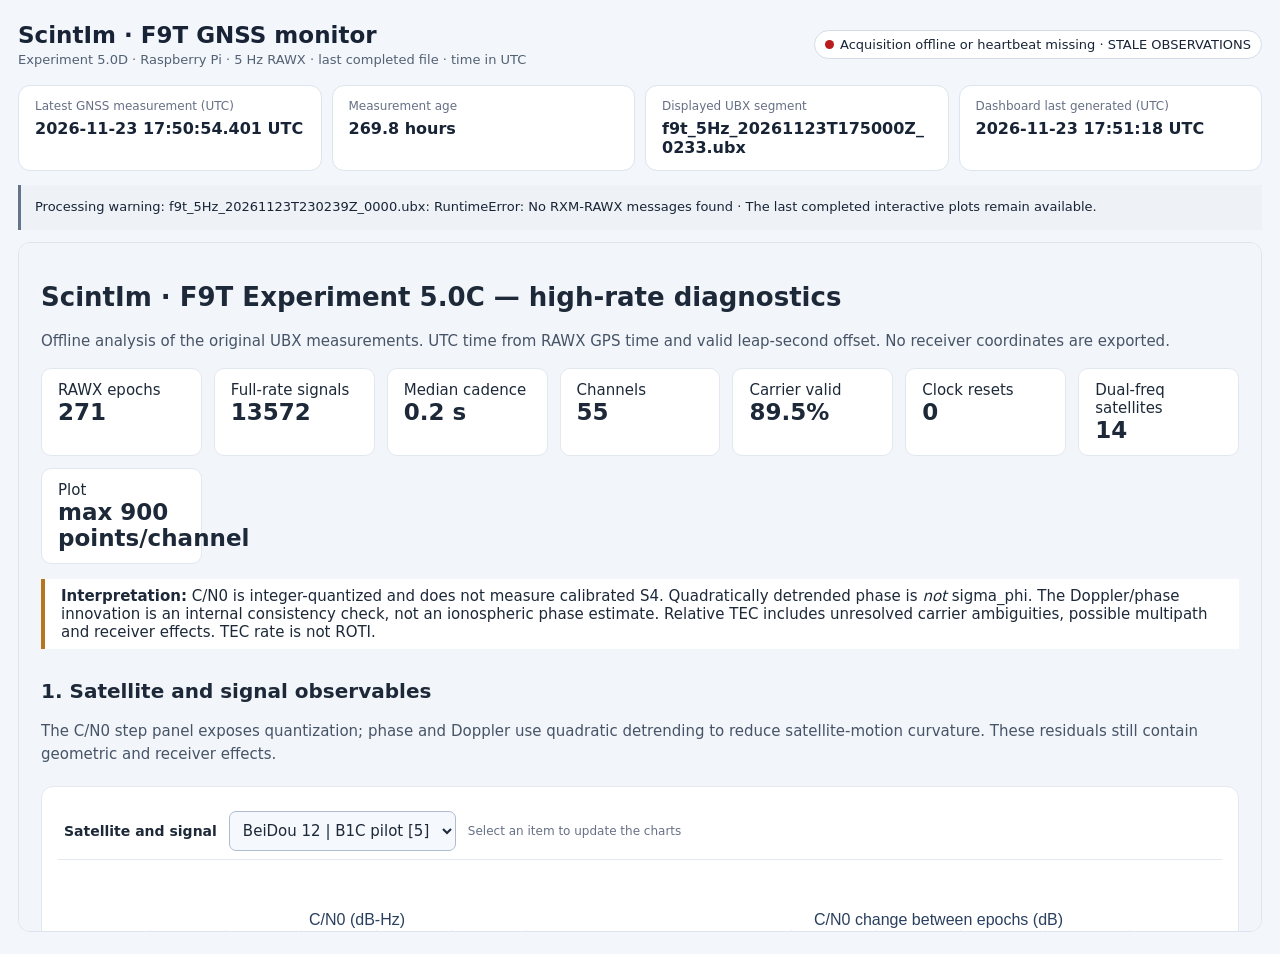
<file: docs/index.html>
<!doctype html>
<html lang="en"><head>
<meta charset="utf-8"><meta name="viewport" content="width=device-width, initial-scale=1">
<title>ScintIm · F9T Live Monitor</title>
<style>
:root{color-scheme:light;font-family:system-ui,-apple-system,Segoe UI,Arial,sans-serif;color:#182436;background:#f3f6fb}
*{box-sizing:border-box}body{margin:0}.wrap{max-width:1500px;margin:auto;padding:18px}
.header{display:flex;gap:16px;justify-content:space-between;align-items:center;flex-wrap:wrap}
h1{font-size:23px;margin:4px 0}.sub{color:#526173;font-size:13px;margin:4px 0}
.tag{display:inline-flex;align-items:center;gap:6px;background:#fff;border:1px solid #d5dce8;padding:6px 10px;border-radius:50px;font-size:13px}
.dot{width:9px;height:9px;border-radius:50%;background:#8994a3;display:inline-block}
.dot.ok{background:#15803d}.dot.warn{background:#b45309}.dot.error{background:#b91c1c}
.metrics{display:grid;grid-template-columns:repeat(auto-fit,minmax(200px,1fr));gap:10px;margin:14px 0}
.metric{background:#fff;border:1px solid #dde4ed;border-radius:12px;padding:13px 16px;min-height:75px}
.metric .label{font-size:12px;color:#667085}.metric .value{font-size:16px;font-weight:600;margin-top:6px;word-wrap:break-word}
#view{background:#fff;width:100%;height:calc(100vh - 220px);min-height:690px;border:1px solid #dde4ed;border-radius:12px}
.notice{padding:12px 14px;border-left:3px solid #64748b;background:#eef2f7;font-size:13px;line-height:1.6;margin:12px 0}
@media(max-width:650px){#view{height:950px}.wrap{padding:10px}}
</style></head><body><div class="wrap">
<div class="header"><div><h1>ScintIm · F9T GNSS monitor</h1>
<p class="sub">Experiment 5.0D · Raspberry Pi · 5 Hz RAWX · last completed file · time in UTC</p></div>
<div class="tag"><span class="dot" id="dot"></span><span id="connection">Checking acquisition...</span></div></div>
<div class="metrics">
<div class="metric"><div class="label">Latest GNSS measurement (UTC)</div><div class="value" id="obstime">--</div></div>
<div class="metric"><div class="label">Measurement age</div><div class="value" id="age">--</div></div>
<div class="metric"><div class="label">Displayed UBX segment</div><div class="value" id="file">--</div></div>
<div class="metric"><div class="label">Dashboard last generated (UTC)</div><div class="value" id="updated">--</div></div>
</div>
<div class="notice" id="notice">The dashboard updates after each five-minute raw file closes and is decoded. C/N0 fluctuations and carrier-phase residuals are GNSS diagnostics, not calibrated scintillation indices. This local page does not publish receiver coordinates.</div>
<iframe id="view" title="ScintIm F9T interactive Plotly diagnostics" src="about:blank"></iframe>
</div><script>
let lastFile='',lastObs='',lastError='';
function ageSeconds(ts){const v=Date.parse(ts||'');return Number.isFinite(v)?Math.max(0,(Date.now()-v)/1000):null;}
function ageLabel(s){if(s===null)return '--';if(s<120)return `${Math.round(s)} seconds`;if(s<3600)return `${Math.round(s/60)} minutes`;return `${(s/3600).toFixed(1)} hours`;}
function pretty(ts){if(!ts)return '--';const d=new Date(ts);return isNaN(d)?'--':d.toISOString().replace('T',' ').replace('.000Z',' UTC').replace('Z',' UTC');}
async function poll(){
 try{
  const response=await fetch(`status.json?v=${Date.now()}`,{cache:'no-store'});
  if(!response.ok)throw new Error('Status file not available');
  const s=await response.json();
  const age=ageSeconds(s.latest_rawx_time_utc);
  const dot=document.getElementById('dot');dot.className='dot';
  let status='Acquisition offline or heartbeat missing';
  if(s.receiver_connected){dot.classList.add('ok');status='Receiver connected · 5 Hz configured';}
  else dot.classList.add('warn');
  if(age!==null && age>900){dot.className='dot error';status+=' · STALE OBSERVATIONS';}
  document.getElementById('connection').textContent=status;
  document.getElementById('obstime').textContent=pretty(s.latest_rawx_time_utc);
  document.getElementById('age').textContent=ageLabel(age);
  document.getElementById('file').textContent=s.latest_completed_source||'No completed file yet';
  document.getElementById('updated').textContent=pretty(s.last_dashboard_generated_utc);
  if(s.last_processing_error)document.getElementById('notice').textContent='Processing warning: '+s.last_processing_error+' · The last completed interactive plots remain available.';
  if(s.latest_completed_source && s.latest_completed_source!==lastFile){
    lastFile=s.latest_completed_source;
    document.getElementById('view').src=`live.html?v=${encodeURIComponent(lastFile)}`;
  }
 }catch(err){document.getElementById('connection').textContent='Dashboard status temporarily unavailable';document.getElementById('dot').className='dot warn';}
}
poll();setInterval(poll,20000);
</script></body></html>
</file>
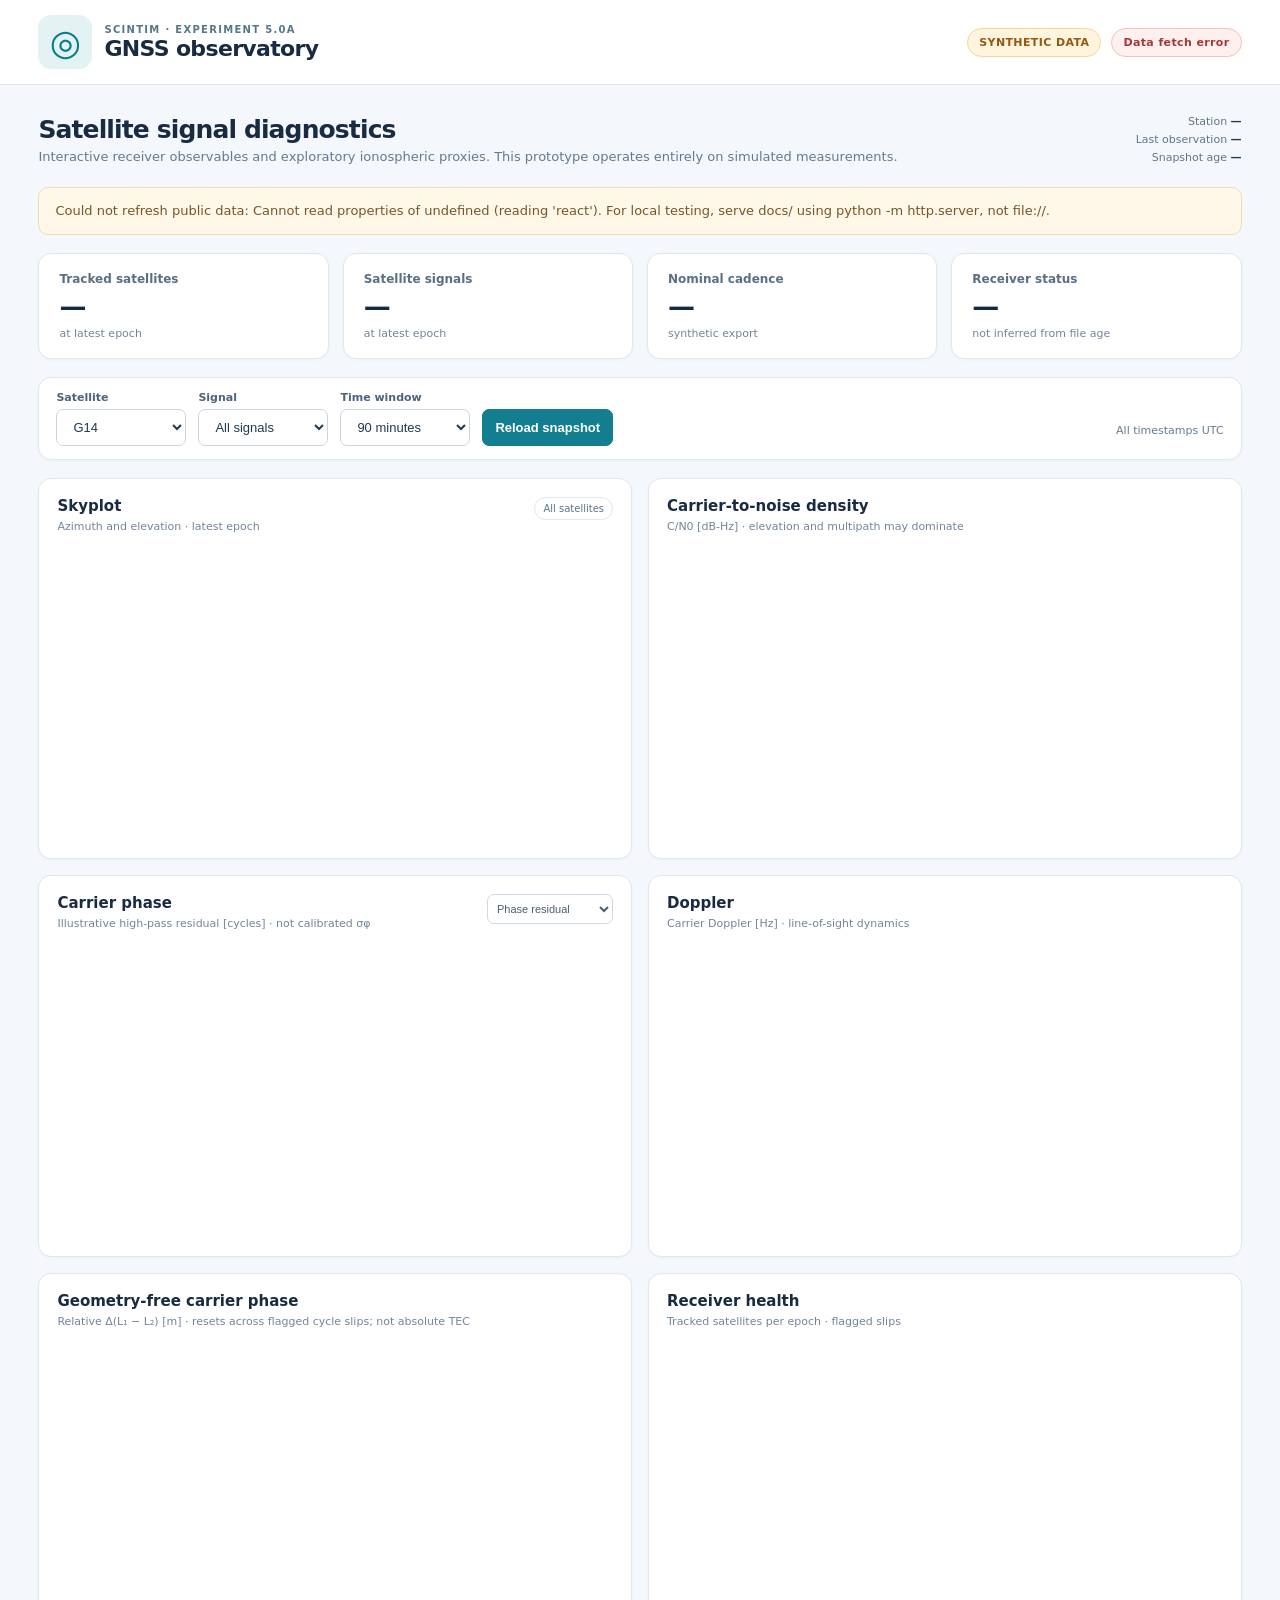
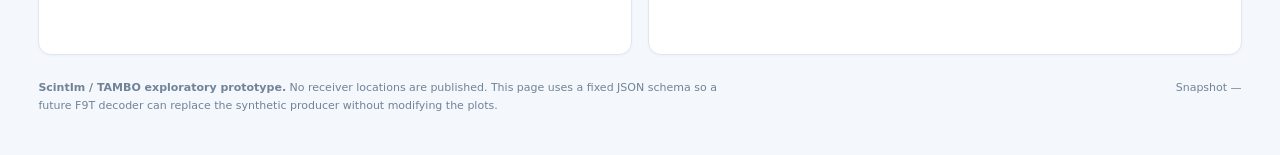
<file: docs/synthetic.html>
<!doctype html>
<html lang="en">
<head>
  <meta charset="utf-8">
  <meta name="viewport" content="width=device-width, initial-scale=1">
  <meta name="theme-color" content="#f5f7fb">
  <meta name="description" content="ScintIm GNSS diagnostics: static synthetic prototype for eventual F9T data.">
  <title>ScintIm | GNSS diagnostics</title>
  <link rel="stylesheet" href="styles.css">
  <script src="https://cdn.plot.ly/plotly-4.1.1.min.js" defer></script>
  <script src="app.js" defer></script>
</head>
<body>
  <header class="header">
    <div class="brand"><div class="brand-icon">◎</div><div><div class="eyebrow">SCINTIM · EXPERIMENT 5.0A</div><h1>GNSS observatory</h1></div></div>
    <div class="header-right"><span class="pill synthetic" id="mode">SYNTHETIC DATA</span><span class="pill" id="refresh-status">Checking snapshot…</span></div>
  </header>
  <main class="page">
    <section class="intro">
      <div><h2>Satellite signal diagnostics</h2><p>Interactive receiver observables and exploratory ionospheric proxies. This prototype operates entirely on simulated measurements.</p></div>
      <div class="meta"><span>Station <strong id="station">—</strong></span><span>Last observation <strong id="last-utc">—</strong></span><span>Snapshot age <strong id="age">—</strong></span></div>
    </section>
    <div class="alert" role="status" id="notice"><strong>Simulation only.</strong> No GNSS receiver has been connected to this website. Disturbances and phase residuals are illustrative, not calibrated S4 or σφ.</div>
    <section class="metrics" aria-label="Snapshot summary">
      <div class="metric"><span class="metric-label">Tracked satellites</span><strong id="metric-sats">—</strong><small>at latest epoch</small></div>
      <div class="metric"><span class="metric-label">Satellite signals</span><strong id="metric-signals">—</strong><small>at latest epoch</small></div>
      <div class="metric"><span class="metric-label">Nominal cadence</span><strong id="metric-cadence">—</strong><small>synthetic export</small></div>
      <div class="metric"><span class="metric-label">Receiver status</span><strong id="metric-status">—</strong><small>not inferred from file age</small></div>
    </section>
    <section class="controls" aria-label="Plot filters">
      <label for="sv">Satellite <select id="sv"></select></label>
      <label for="signal">Signal <select id="signal"></select></label>
      <label for="window">Time window <select id="window"><option value="30">30 minutes</option><option value="90" selected>90 minutes</option><option value="120">120 minutes</option></select></label>
      <button type="button" id="reload">Reload snapshot</button>
      <span id="filter-caption">All timestamps UTC</span>
    </section>
    <section class="charts">
      <article class="panel"><div class="panel-head"><div><h3>Skyplot</h3><p>Azimuth and elevation · latest epoch</p></div><span class="mini">All satellites</span></div><div id="skyplot" class="plot" role="img" aria-label="Polar skyplot of simulated GNSS satellites"></div></article>
      <article class="panel"><div class="panel-head"><div><h3>Carrier-to-noise density</h3><p>C/N0 [dB-Hz] · elevation and multipath may dominate</p></div></div><div id="cn0plot" class="plot" role="img" aria-label="C/N0 time series"></div></article>
      <article class="panel"><div class="panel-head"><div><h3>Carrier phase</h3><p id="phase-description">Illustrative high-pass residual [cycles] · not calibrated σφ</p></div><select id="phase-mode" class="small-select" aria-label="Carrier phase display"><option value="residual" selected>Phase residual</option><option value="relative">Relative raw phase</option></select></div><div id="phaseplot" class="plot" role="img" aria-label="Phase residual time series"></div></article>
      <article class="panel"><div class="panel-head"><div><h3>Doppler</h3><p>Carrier Doppler [Hz] · line-of-sight dynamics</p></div></div><div id="dopplerplot" class="plot" role="img" aria-label="Doppler time series"></div></article>
      <article class="panel"><div class="panel-head"><div><h3>Geometry-free carrier phase</h3><p>Relative Δ(L₁ − L₂) [m] · resets across flagged cycle slips; not absolute TEC</p></div></div><div id="gfplot" class="plot" role="img" aria-label="Dual frequency carrier phase change"></div></article>
      <article class="panel"><div class="panel-head"><div><h3>Receiver health</h3><p>Tracked satellites per epoch · flagged slips</p></div></div><div id="healthplot" class="plot" role="img" aria-label="Receiver health over time"></div></article>
    </section>
    <footer><p><strong>ScintIm / TAMBO exploratory prototype.</strong> No receiver locations are published. This page uses a fixed JSON schema so a future F9T decoder can replace the synthetic producer without modifying the plots.</p><p id="snapshot-id">Snapshot —</p></footer>
  </main>
</body>
</html>
</file>
<file: docs/styles.css>
:root{font-family:Inter,ui-sans-serif,system-ui,-apple-system,BlinkMacSystemFont,"Segoe UI",sans-serif;color:#192b42;background:#f4f7fb;font-synthesis:none}*{box-sizing:border-box}body{margin:0}.header{background:#fff;border-bottom:1px solid #dfe5ee;display:flex;align-items:center;justify-content:space-between;padding:15px max(3vw,18px);gap:14px}.brand{display:flex;gap:12px;align-items:center}.brand-icon{background:#e5f2f3;color:#087d8c;font-size:36px;border-radius:13px;width:54px;height:54px;display:flex;align-items:center;justify-content:center}.eyebrow{font-size:10px;letter-spacing:.13em;font-weight:800;color:#55768b}.brand h1{font-size:22px;letter-spacing:-.03em;margin:1px 0 0}.header-right{display:flex;align-items:center;gap:10px;flex-wrap:wrap}.pill{display:inline-block;padding:7px 11px;border-radius:50px;border:1px solid #cbd7e5;color:#455e71;background:#f6f9fd;font-weight:700;font-size:11px;letter-spacing:.035em}.synthetic{background:#fff4de;color:#94590e;border-color:#f3d79c}.live{background:#e9f6ee;color:#24734b;border-color:#bae2c8}.stale{background:#fff0ef;color:#a43836;border-color:#f1c2be}.page{max-width:1540px;margin:0 auto;padding:30px max(3vw,18px) 40px}.intro{display:flex;align-items:flex-end;justify-content:space-between;gap:18px}.intro h2{font-size:25px;margin:0 0 5px;letter-spacing:-.035em}.intro p{font-size:13px;margin:0;color:#66798f}.meta{display:flex;flex-direction:column;gap:5px;text-align:right;white-space:nowrap;color:#61758c;font-size:11px}.meta strong{color:#1f3952}.alert{padding:13px 16px;background:#fff7e8;border:1px solid #f0dcae;border-radius:10px;margin:23px 0 18px;color:#765727;font-size:13px;line-height:1.5}.metrics{display:grid;grid-template-columns:repeat(4,1fr);gap:14px}.metric,.panel,.controls{background:#fff;border:1px solid #e1e7ef;border-radius:13px;box-shadow:0 1px 3px rgba(40,65,90,.035)}.metric{padding:18px 20px;display:flex;flex-direction:column;gap:5px}.metric-label{font-weight:650;color:#596f83;font-size:12px}.metric strong{font-size:27px;letter-spacing:-.03em;color:#122a43}.metric small{font-size:11px;color:#718599}.controls{margin:18px 0;display:flex;align-items:flex-end;flex-wrap:wrap;gap:12px;padding:13px 17px}.controls label{font-size:11px;font-weight:750;color:#49647b;display:flex;flex-direction:column;gap:5px}.controls select,.controls button{background:#fff;border:1px solid #cad5e3;border-radius:7px;color:#203a50;height:37px;padding:0 12px;font-size:13px;min-width:130px}.controls button{background:#127e90;color:white;min-width:125px;border-color:#127e90;font-weight:700;cursor:pointer}.controls button:hover{background:#0c6877}.controls span{margin-left:auto;padding-bottom:9px;font-size:11px;color:#647c91}.charts{display:grid;grid-template-columns:1fr 1fr;gap:16px}.panel{padding:18px 18px 9px;min-width:0}.panel-head{display:flex;align-items:start;justify-content:space-between;gap:9px}.panel h3{font-size:15px;margin:0 0 4px}.panel p{font-size:11px;margin:0;color:#72859a;line-height:1.45}.mini{border:1px solid #dee6ee;border-radius:20px;padding:5px 8px;font-size:10px;color:#5e7488;white-space:nowrap}.plot{height:315px;width:100%}footer{display:flex;justify-content:space-between;gap:20px;color:#718398;font-size:11px;line-height:1.6;margin:24px 0 0}footer p{max-width:700px;margin:0}#snapshot-id{white-space:nowrap}@media(max-width:1020px){.charts{grid-template-columns:1fr}.meta{display:none}}@media(max-width:650px){.page{padding-top:20px}.header{align-items:flex-start;flex-direction:column}.metrics{grid-template-columns:repeat(2,1fr)}.intro h2{font-size:21px}.plot{height:280px}footer{flex-direction:column}.controls span{display:none}}

.small-select{border:1px solid #ccd8e4;border-radius:7px;background:#fff;color:#476176;font-size:11px;padding:7px 5px;max-width:134px}
</file>
